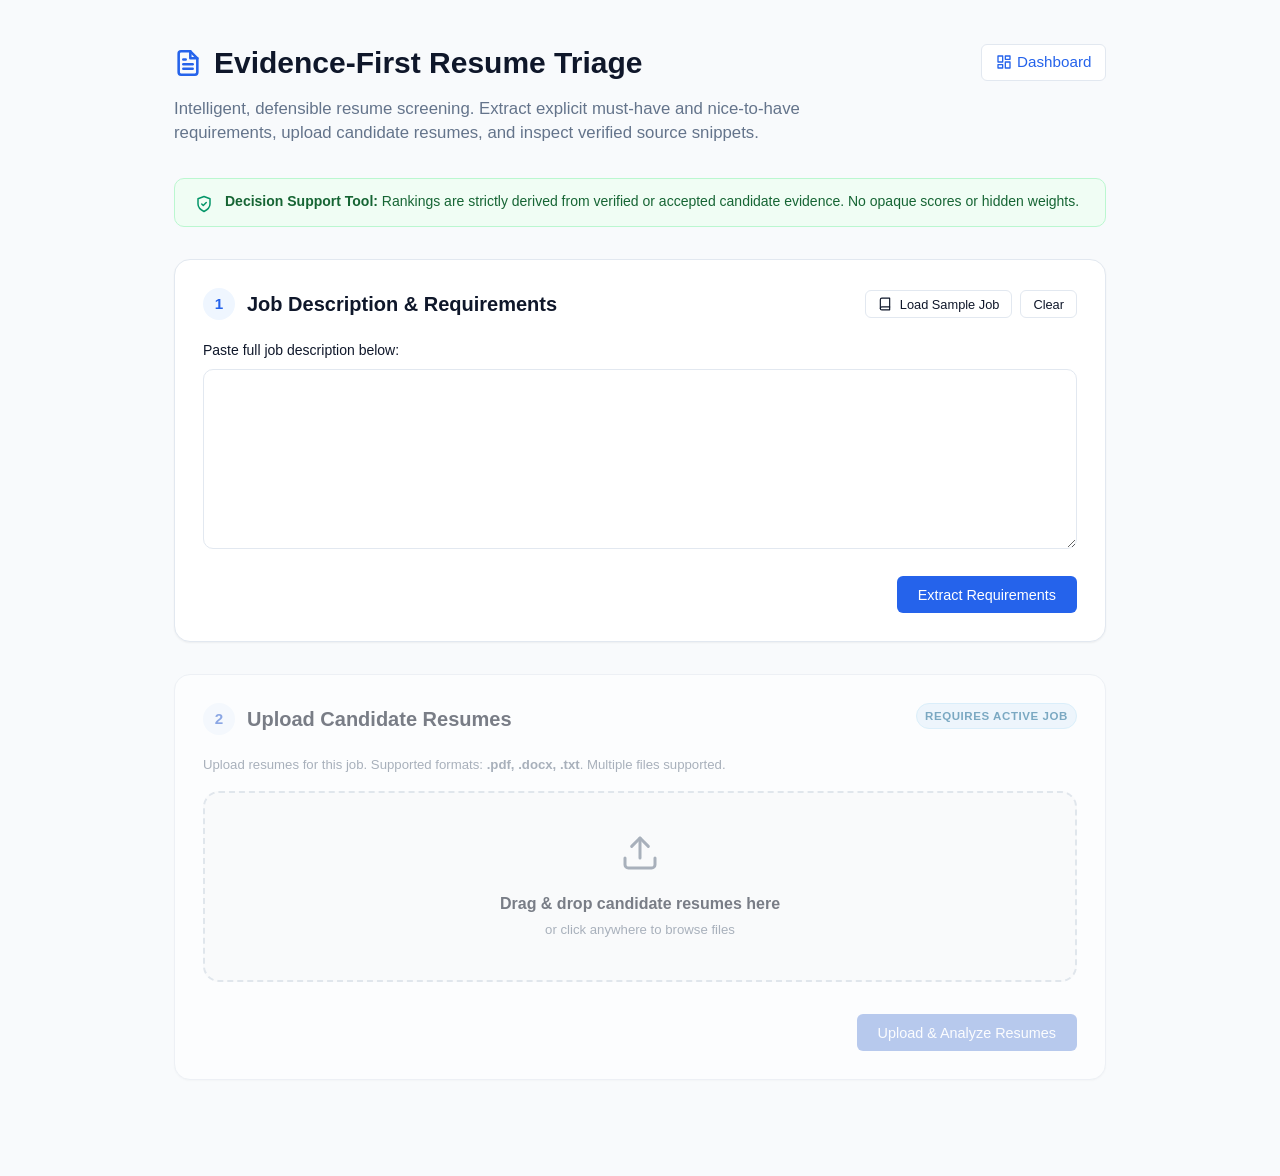
<file: frontend/index.html>
<!DOCTYPE html>
<html lang="en">
<head>
  <meta charset="UTF-8">
  <meta name="viewport" content="width=device-width, initial-scale=1.0">
  <title>Evidence-First Resume Triage</title>
  <link rel="stylesheet" href="styles.css">
</head>
<body>
  <div class="container">
    <!-- Header -->
    <header class="app-header">
      <div class="brand-row">
        <h1 class="brand-title">
          <svg width="28" height="28" viewBox="0 0 24 24" fill="none" stroke="currentColor" stroke-width="2.2" stroke-linecap="round" stroke-linejoin="round">
            <path d="M14 2H6a2 2 0 0 0-2 2v16a2 2 0 0 0 2 2h12a2 2 0 0 0 2-2V8z"></path>
            <polyline points="14 2 14 8 20 8"></polyline>
            <line x1="16" y1="13" x2="8" y2="13"></line>
            <line x1="16" y1="17" x2="8" y2="17"></line>
            <polyline points="10 9 9 9 8 9"></polyline>
          </svg>
          Evidence-First Resume Triage
        </h1>
        <div class="header-links">
          <a id="nav-dashboard-link" href="dashboard.html" title="Jump to Candidate Dashboard">
            <svg width="16" height="16" viewBox="0 0 24 24" fill="none" stroke="currentColor" stroke-width="2" stroke-linecap="round" stroke-linejoin="round">
              <rect x="3" y="3" width="7" height="9"></rect>
              <rect x="14" y="3" width="7" height="5"></rect>
              <rect x="14" y="12" width="7" height="9"></rect>
              <rect x="3" y="16" width="7" height="5"></rect>
            </svg>
            Dashboard
          </a>
        </div>
      </div>
      <p class="brand-subtitle">
        Intelligent, defensible resume screening. Extract explicit must-have and nice-to-have requirements, upload candidate resumes, and inspect verified source snippets.
      </p>
    </header>

    <!-- Transparency & Decision-Support Notice -->
    <div class="notice-banner">
      <svg width="18" height="18" viewBox="0 0 24 24" fill="none" stroke="currentColor" stroke-width="2" stroke-linecap="round" stroke-linejoin="round">
        <path d="M12 22s8-4 8-10V5l-8-3-8 3v7c0 6 8 10 8 10z"></path>
        <path d="m9 12 2 2 4-4"></path>
      </svg>
      <div>
        <p><strong>Decision Support Tool:</strong> Rankings are strictly derived from verified or accepted candidate evidence. No opaque scores or hidden weights.</p>
      </div>
    </div>

    <!-- Step 1: Job Description Input -->
    <section class="step-card" id="step-job">
      <div class="card-header">
        <div class="step-indicator">
          <span class="step-badge" id="step-1-badge">1</span>
          <h2 class="step-title">Job Description &amp; Requirements</h2>
        </div>
        <div class="card-actions">
          <button type="button" class="btn btn-outline btn-sm" id="btn-load-sample">
            <svg width="14" height="14" viewBox="0 0 24 24" fill="none" stroke="currentColor" stroke-width="2" stroke-linecap="round" stroke-linejoin="round">
              <path d="M4 19.5A2.5 2.5 0 0 1 6.5 17H20"></path>
              <path d="M6.5 2H20v20H6.5A2.5 2.5 0 0 1 4 19.5v-15A2.5 2.5 0 0 1 6.5 2z"></path>
            </svg>
            Load Sample Job
          </button>
          <button type="button" class="btn btn-outline btn-sm" id="btn-clear-job">Clear</button>
        </div>
      </div>

      <form id="job-form">
        <div class="form-group">
          <label for="job-description" class="form-label">Paste full job description below:</label>
          <textarea
            id="job-description"
            class="form-textarea"
            required
          ></textarea>
        </div>

        <div id="job-alert" class="alert alert-danger hidden"></div>

        <div class="flex-end">
          <button type="submit" class="btn btn-primary" id="btn-submit-job">
            <span class="btn-text">Extract Requirements</span>
            <span class="spinner hidden" id="job-spinner"></span>
          </button>
        </div>
      </form>

      <!-- Extracted Requirements Container -->
      <div id="requirements-container" class="requirements-summary hidden">
        <div class="job-meta-bar">
          <div>
            <strong>Active Job ID:</strong>
            <span class="job-id-tag" id="display-job-id"></span>
          </div>
          <div class="req-counts">
            <span id="must-count-badge" class="req-badge must">0 Must-Have</span>
            <span id="nice-count-badge" class="req-badge nice">0 Nice-to-Have</span>
          </div>
        </div>

        <div class="req-grid" id="requirements-list">
          <!-- Populated dynamically via upload.js -->
        </div>
      </div>
    </section>

    <!-- Step 2: Resume Upload Form -->
    <section class="step-card disabled" id="step-upload">
      <div class="card-header">
        <div class="step-indicator">
          <span class="step-badge" id="step-2-badge">2</span>
          <h2 class="step-title">Upload Candidate Resumes</h2>
        </div>
        <span class="req-badge nice" id="upload-status-badge">Requires Active Job</span>
      </div>

      <p class="dropzone-desc" style="margin-bottom: 1rem;">
        Upload resumes for this job. Supported formats: <strong>.pdf, .docx, .txt</strong>. Multiple files supported.
      </p>

      <form id="resume-form">
        <div class="dropzone" id="dropzone">
          <input
            type="file"
            id="resume-files"
            class="file-input-hidden"
            accept=".pdf,.docx,.txt"
            multiple
          >
          <div class="dropzone-icon">
            <svg width="40" height="40" viewBox="0 0 24 24" fill="none" stroke="currentColor" stroke-width="1.8" stroke-linecap="round" stroke-linejoin="round">
              <path d="M21 15v4a2 2 0 0 1-2 2H5a2 2 0 0 1-2-2v-4"></path>
              <polyline points="17 8 12 3 7 8"></polyline>
              <line x1="12" y1="3" x2="12" y2="15"></line>
            </svg>
          </div>
          <div class="dropzone-title">Drag &amp; drop candidate resumes here</div>
          <div class="dropzone-desc">or click anywhere to browse files</div>
        </div>

        <!-- Selected files queue -->
        <div id="file-list" class="file-list"></div>

        <div id="upload-alert" class="alert alert-danger hidden"></div>

        <div class="flex-end mt-4">
          <button type="submit" class="btn btn-primary" id="btn-submit-upload" disabled>
            <span class="btn-text">Upload &amp; Analyze Resumes</span>
            <span class="spinner hidden" id="upload-spinner"></span>
          </button>
        </div>
      </form>

      <!-- Upload Success and Link to Dashboard -->
      <div id="upload-success-section" class="success-banner hidden">
        <svg width="44" height="44" viewBox="0 0 24 24" fill="none" stroke="#059669" stroke-width="2" stroke-linecap="round" stroke-linejoin="round" style="margin-bottom: 0.5rem;">
          <circle cx="12" cy="12" r="10"></circle>
          <polyline points="9 12 11 14 15 10"></polyline>
        </svg>
        <h3 id="success-title">Resumes Processed Successfully</h3>
        <p id="success-desc">Extracted structured facts and mapped evidence to job requirements.</p>

        <a id="btn-goto-dashboard" href="dashboard.html" class="btn btn-primary btn-lg">
          Open Evidence Queue &amp; Ranking Dashboard &rarr;
        </a>

        <div class="candidates-preview" id="candidates-preview">
          <h4>Uploaded Candidates (<span id="candidate-count">0</span>)</h4>
          <table class="preview-table">
            <thead>
              <tr>
                <th>Candidate Name</th>
                <th>Email</th>
                <th>Experience</th>
                <th>Skills Extracted</th>
                <th>Score</th>
              </tr>
            </thead>
            <tbody id="candidates-tbody">
              <!-- Populated dynamically via upload.js -->
            </tbody>
          </table>
        </div>
      </div>
    </section>
  </div>

  <script src="upload.js"></script>
</body>
</html>
</file>
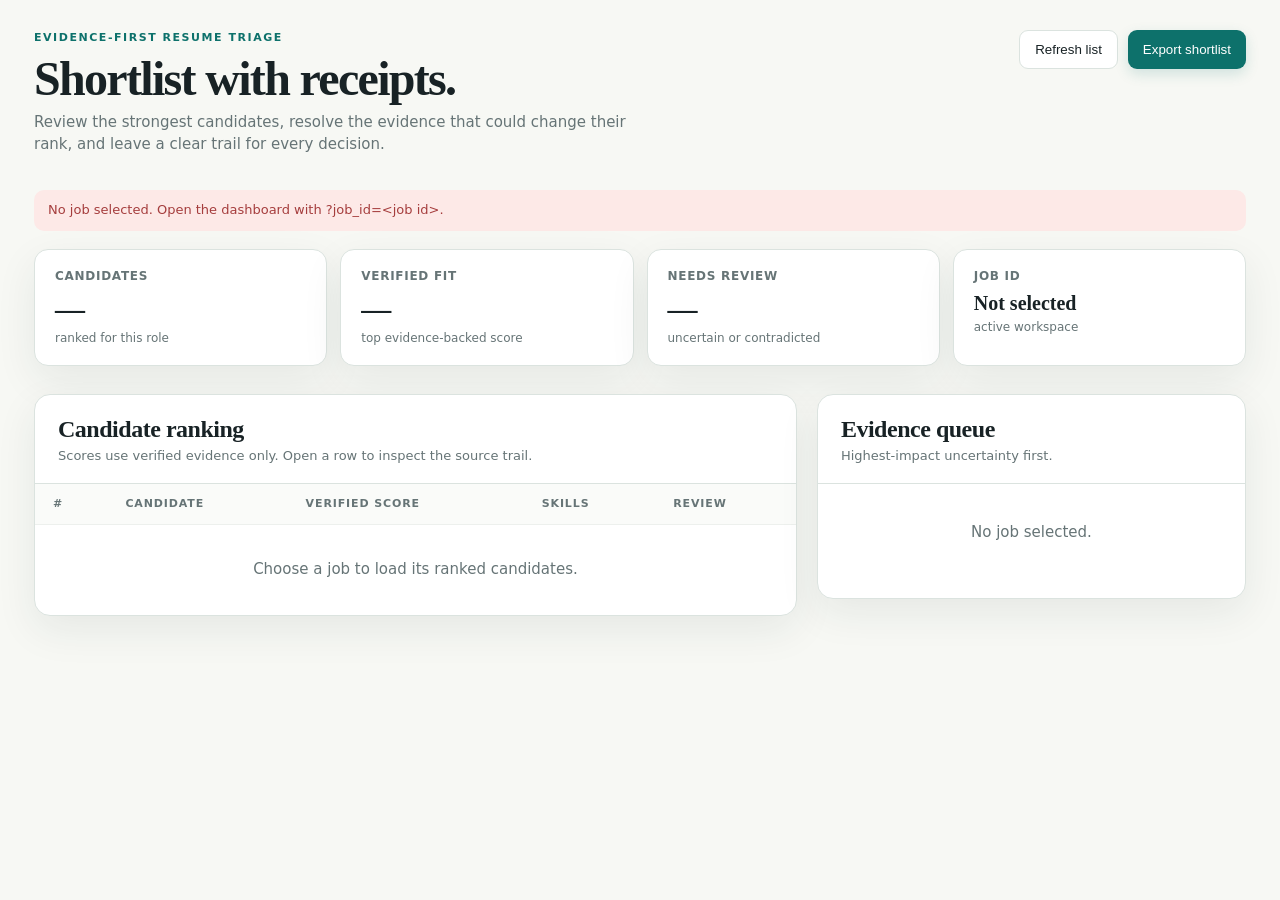
<file: frontend/dashboard.html>
<!doctype html>
<html lang="en">
<head>
  <meta charset="utf-8">
  <meta name="viewport" content="width=device-width, initial-scale=1">
  <title>Evidence desk · Resume triage</title>
  <style>
    :root { --ink:#182225; --muted:#667476; --line:#dbe3df; --paper:#f7f8f4; --card:#fff; --teal:#0d716b; --teal-dark:#07534f; --mint:#e4f3ef; --amber:#a76618; --amber-bg:#fff2dd; --red:#a53d3d; --red-bg:#fde9e7; --green:#29734d; --green-bg:#e5f4e9; --shadow:0 14px 40px rgba(28,55,48,.08); }
    * { box-sizing:border-box; }
    body { margin:0; color:var(--ink); background:var(--paper); font:15px/1.45 Inter, ui-sans-serif, system-ui, -apple-system, BlinkMacSystemFont, "Segoe UI", sans-serif; }
    a { color:inherit; }
    .shell { max-width:1440px; margin:auto; padding:30px 34px 54px; }
    .topbar { display:flex; justify-content:space-between; align-items:flex-start; gap:20px; margin-bottom:34px; }
    .eyebrow { color:var(--teal); font-size:11px; font-weight:800; letter-spacing:.14em; text-transform:uppercase; }
    h1,h2,h3,p { margin-top:0; }
    h1 { margin:8px 0 8px; font:600 clamp(30px,4vw,48px)/1.05 Georgia, serif; letter-spacing:-.035em; }
    .lede { color:var(--muted); max-width:620px; margin:0; }
    .actions { display:flex; gap:10px; flex-wrap:wrap; justify-content:flex-end; }
    button { border:0; border-radius:9px; cursor:pointer; font:700 13px inherit; padding:11px 15px; transition:.18s ease; }
    button:hover { transform:translateY(-1px); filter:brightness(.98); }
    button:disabled { cursor:wait; opacity:.6; transform:none; }
    .primary { background:var(--teal); color:#fff; box-shadow:0 5px 14px #0d716b2a; }
    .secondary { background:#fff; border:1px solid var(--line); color:var(--ink); }
    .overview { display:grid; grid-template-columns:repeat(4,1fr); gap:13px; margin-bottom:28px; }
    .metric { background:var(--card); border:1px solid var(--line); border-radius:14px; padding:18px 20px; box-shadow:var(--shadow); }
    .metric-label { color:var(--muted); font-size:12px; font-weight:700; text-transform:uppercase; letter-spacing:.06em; }
    .metric-value { font:600 30px Georgia,serif; margin-top:7px; }
    .metric-note { color:var(--muted); font-size:12px; margin-top:4px; }
    .layout { display:grid; grid-template-columns:minmax(0,1.6fr) minmax(320px,.9fr); gap:20px; align-items:start; }
    .panel { background:var(--card); border:1px solid var(--line); border-radius:16px; box-shadow:var(--shadow); overflow:hidden; }
    .panel-head { padding:21px 23px 17px; border-bottom:1px solid var(--line); display:flex; justify-content:space-between; gap:16px; align-items:flex-end; }
    h2 { font:600 24px Georgia,serif; letter-spacing:-.02em; margin-bottom:4px; }
    .panel-head p { margin:0; color:var(--muted); font-size:13px; }
    .table-wrap { overflow-x:auto; }
    table { width:100%; border-collapse:collapse; min-width:680px; }
    th { text-align:left; padding:12px 18px; background:#fafbf9; color:var(--muted); font-size:11px; letter-spacing:.08em; text-transform:uppercase; white-space:nowrap; }
    td { border-top:1px solid #edf0ed; padding:16px 18px; vertical-align:top; }
    .candidate { display:flex; gap:11px; align-items:center; min-width:180px; }
    .avatar { align-items:center; background:var(--mint); border-radius:50%; color:var(--teal-dark); display:flex; flex:0 0 36px; font-weight:800; height:36px; justify-content:center; }
    .candidate strong { display:block; }
    .candidate small { color:var(--muted); display:block; max-width:230px; overflow:hidden; text-overflow:ellipsis; white-space:nowrap; }
    .rank { color:var(--muted); font:600 18px Georgia,serif; }
    .score { color:var(--teal-dark); font:700 25px Georgia,serif; white-space:nowrap; }
    .score-label { color:var(--muted); display:block; font-size:11px; }
    .chips { display:flex; flex-wrap:wrap; gap:5px; max-width:320px; }
    .chip,.status { border-radius:999px; display:inline-block; font-size:11px; font-weight:750; padding:4px 8px; white-space:nowrap; }
    .chip { background:#eef2f0; color:#51615f; }
    .status.verified { background:var(--green-bg); color:var(--green); }
    .status.uncertain { background:var(--amber-bg); color:var(--amber); }
    .status.contradicted,.status.missing { background:var(--red-bg); color:var(--red); }
    .row-toggle { background:transparent; color:var(--teal); padding:5px 0; font-size:12px; }
    .detail-row { display:none; background:#fbfcfa; }
    .detail-row.open { display:table-row; }
    .evidence-grid { display:grid; grid-template-columns:repeat(auto-fit,minmax(220px,1fr)); gap:10px; }
    .evidence-card { border:1px solid var(--line); border-radius:10px; padding:12px; }
    .evidence-card p { font-size:13px; margin:8px 0 10px; }
    .confidence { color:var(--muted); font-size:11px; }
    .queue { padding:4px 20px 20px; }
    .queue-item { border-bottom:1px solid #edf0ed; padding:17px 3px; }
    .queue-item:last-child { border-bottom:0; }
    .queue-top { display:flex; justify-content:space-between; gap:8px; align-items:center; }
    .queue-name { font-weight:750; }
    .queue-item p { color:#465452; font-size:13px; margin:10px 0 11px; }
    .queue-meta { align-items:center; display:flex; justify-content:space-between; gap:8px; }
    .queue-meta small { color:var(--muted); }
    .queue-buttons { display:flex; gap:5px; }
    .queue-buttons button { font-size:11px; padding:7px 9px; }
    .empty { color:var(--muted); padding:34px 4px; text-align:center; }
    .notice { border-radius:10px; display:none; font-size:13px; margin-bottom:18px; padding:11px 14px; }
    .notice.show { display:block; }
    .notice.error { background:var(--red-bg); color:var(--red); }
    .notice.success { background:var(--green-bg); color:var(--green); }
    .loading { color:var(--muted); padding:34px; text-align:center; }
    dialog { border:0; border-radius:14px; box-shadow:0 20px 70px #102a2540; max-width:460px; padding:0; width:calc(100% - 32px); }
    dialog::backdrop { background:#14262366; }
    .dialog-body { padding:24px; }
    .dialog-body h3 { font:600 24px Georgia,serif; }
    label { color:var(--muted); display:block; font-size:12px; font-weight:700; margin:16px 0 6px; }
    input { border:1px solid var(--line); border-radius:8px; font:inherit; padding:10px; width:100%; }
    .dialog-actions { display:flex; justify-content:flex-end; gap:8px; margin-top:20px; }
    @media (max-width:900px) { .shell { padding:24px 18px 45px; } .overview { grid-template-columns:repeat(2,1fr); } .layout { grid-template-columns:1fr; } }
    @media (max-width:560px) { .topbar { display:block; } .actions { justify-content:flex-start; margin-top:18px; } .overview { gap:8px; } .metric { padding:14px; } .metric-value { font-size:25px; } }
  </style>
</head>
<body>
  <main class="shell">
    <header class="topbar">
      <div><div class="eyebrow">Evidence-first resume triage</div><h1>Shortlist with receipts.</h1><p class="lede">Review the strongest candidates, resolve the evidence that could change their rank, and leave a clear trail for every decision.</p></div>
      <div class="actions"><button class="secondary" id="refreshBtn">Refresh list</button><button class="primary" id="exportBtn">Export shortlist</button></div>
    </header>
    <div id="notice" class="notice" role="status" aria-live="polite"></div>
    <section class="overview" aria-label="Dashboard summary">
      <article class="metric"><div class="metric-label">Candidates</div><div class="metric-value" id="candidateCount">—</div><div class="metric-note">ranked for this role</div></article>
      <article class="metric"><div class="metric-label">Verified fit</div><div class="metric-value" id="topScore">—</div><div class="metric-note">top evidence-backed score</div></article>
      <article class="metric"><div class="metric-label">Needs review</div><div class="metric-value" id="queueCount">—</div><div class="metric-note">uncertain or contradicted</div></article>
      <article class="metric"><div class="metric-label">Job ID</div><div class="metric-value" id="jobIdLabel" style="font-size:20px;word-break:break-all">—</div><div class="metric-note">active workspace</div></article>
    </section>
    <div class="layout">
      <section class="panel" aria-labelledby="rankingTitle"><div class="panel-head"><div><h2 id="rankingTitle">Candidate ranking</h2><p>Scores use verified evidence only. Open a row to inspect the source trail.</p></div></div><div class="table-wrap"><table><thead><tr><th scope="col">#</th><th scope="col">Candidate</th><th scope="col">Verified score</th><th scope="col">Skills</th><th scope="col">Review</th></tr></thead><tbody id="candidateRows"><tr><td colspan="5" class="loading">Loading candidates…</td></tr></tbody></table></div></section>
      <aside class="panel" aria-labelledby="queueTitle"><div class="panel-head"><div><h2 id="queueTitle">Evidence queue</h2><p>Highest-impact uncertainty first.</p></div></div><div class="queue" id="evidenceQueue"><div class="loading">Loading review items…</div></div></aside>
    </div>
  </main>
  <dialog id="factsDialog"><form method="dialog" class="dialog-body" id="factsForm"><h3>Correct candidate fact</h3><p id="factsCandidate" class="lede"></p><label for="factField">Fact</label><select id="factField" style="width:100%;padding:10px;border:1px solid var(--line);border-radius:8px;font:inherit"><option value="name">Name</option><option value="email">Email</option><option value="experience_years">Years of experience</option></select><label for="factValue">Correct value</label><input id="factValue" required><div class="dialog-actions"><button type="button" class="secondary" id="cancelFacts">Cancel</button><button class="primary" type="submit">Save and recalculate</button></div></form></dialog>
  <script src="dashboard.js"></script>
</body>
</html>
</file>
<file: frontend/styles.css>
/* Evidence-First Resume Triage - Modern Design System */
:root {
  --primary: #2563eb;
  --primary-hover: #1d4ed8;
  --primary-light: #eff6ff;
  --primary-border: #bfdbfe;
  
  --success: #059669;
  --success-light: #ecfdf5;
  --success-border: #a7f3d0;
  
  --warning: #d97706;
  --warning-light: #fffbeb;
  --warning-border: #fde68a;
  
  --danger: #dc2626;
  --danger-light: #fef2f2;
  --danger-border: #fecaca;
  
  --must-bg: #fee2e2;
  --must-text: #991b1b;
  --must-border: #fca5a5;
  
  --nice-bg: #e0f2fe;
  --nice-text: #0369a1;
  --nice-border: #bae6fd;
  
  --bg-app: #f8fafc;
  --bg-card: #ffffff;
  --bg-subtle: #f1f5f9;
  
  --text-main: #0f172a;
  --text-muted: #64748b;
  --text-subtle: #94a3b8;
  
  --border: #e2e8f0;
  --border-focus: #3b82f6;
  
  --shadow-sm: 0 1px 2px 0 rgb(0 0 0 / 0.05);
  --shadow-md: 0 4px 6px -1px rgb(0 0 0 / 0.1), 0 2px 4px -2px rgb(0 0 0 / 0.1);
  --shadow-lg: 0 10px 15px -3px rgb(0 0 0 / 0.1), 0 4px 6px -4px rgb(0 0 0 / 0.1);
  
  --radius-sm: 6px;
  --radius-md: 10px;
  --radius-lg: 16px;
  --radius-full: 9999px;
  
  --font-sans: -apple-system, BlinkMacSystemFont, "Segoe UI", Roboto, Helvetica, Arial, sans-serif;
  --font-mono: ui-monospace, SFMono-Regular, Menlo, Monaco, Consolas, monospace;
}

* {
  box-sizing: border-box;
  margin: 0;
  padding: 0;
}

body {
  font-family: var(--font-sans);
  background-color: var(--bg-app);
  color: var(--text-main);
  line-height: 1.5;
  -webkit-font-smoothing: antialiased;
}

.container {
  max-width: 980px;
  margin: 0 auto;
  padding: 2.5rem 1.5rem 4rem;
}

/* Header & Banner */
.app-header {
  margin-bottom: 2rem;
}

.brand-row {
  display: flex;
  align-items: center;
  justify-content: space-between;
  flex-wrap: wrap;
  gap: 1rem;
  margin-bottom: 0.75rem;
}

.brand-title {
  font-size: 1.875rem;
  font-weight: 700;
  color: var(--text-main);
  display: flex;
  align-items: center;
  gap: 0.75rem;
}

.brand-title svg {
  color: var(--primary);
  flex-shrink: 0;
}

.header-links a {
  color: var(--primary);
  text-decoration: none;
  font-weight: 500;
  font-size: 0.95rem;
  display: inline-flex;
  align-items: center;
  gap: 0.35rem;
  padding: 0.4rem 0.85rem;
  border-radius: var(--radius-sm);
  background: white;
  border: 1px solid var(--border);
  transition: all 0.15s ease;
}

.header-links a:hover {
  background: var(--primary-light);
  border-color: var(--primary-border);
}

.brand-subtitle {
  color: var(--text-muted);
  font-size: 1.05rem;
  max-width: 680px;
  line-height: 1.45;
}

.notice-banner {
  background-color: #f0fdf4;
  border: 1px solid #bbf7d0;
  border-radius: var(--radius-md);
  padding: 0.85rem 1.25rem;
  margin-bottom: 2rem;
  display: flex;
  align-items: flex-start;
  gap: 0.75rem;
}

.notice-banner svg {
  color: var(--success);
  flex-shrink: 0;
  margin-top: 0.15rem;
}

.notice-banner p {
  color: #166534;
  font-size: 0.875rem;
  line-height: 1.4;
}

/* Workflow Step Cards */
.step-card {
  background: var(--bg-card);
  border: 1px solid var(--border);
  border-radius: var(--radius-lg);
  box-shadow: var(--shadow-sm);
  padding: 1.75rem;
  margin-bottom: 2rem;
  transition: box-shadow 0.2s ease, border-color 0.2s ease;
}

.step-card:hover {
  box-shadow: var(--shadow-md);
}

.step-card.disabled {
  opacity: 0.55;
  pointer-events: none;
  filter: grayscale(0.2);
}

.card-header {
  display: flex;
  align-items: center;
  justify-content: space-between;
  margin-bottom: 1.25rem;
  flex-wrap: wrap;
  gap: 0.75rem;
}

.step-indicator {
  display: flex;
  align-items: center;
  gap: 0.75rem;
}

.step-badge {
  display: inline-flex;
  align-items: center;
  justify-content: center;
  width: 2rem;
  height: 2rem;
  border-radius: var(--radius-full);
  background: var(--primary-light);
  color: var(--primary);
  font-weight: 700;
  font-size: 0.95rem;
}

.step-card.completed .step-badge {
  background: var(--success-light);
  color: var(--success);
}

.step-title {
  font-size: 1.25rem;
  font-weight: 600;
  color: var(--text-main);
}

.card-actions {
  display: flex;
  gap: 0.5rem;
}

/* Buttons */
.btn {
  display: inline-flex;
  align-items: center;
  justify-content: center;
  gap: 0.5rem;
  font-size: 0.9rem;
  font-weight: 500;
  padding: 0.6rem 1.25rem;
  border-radius: var(--radius-sm);
  cursor: pointer;
  transition: all 0.15s ease;
  border: 1px solid transparent;
  font-family: inherit;
  text-decoration: none;
}

.btn-primary {
  background-color: var(--primary);
  color: #ffffff;
}

.btn-primary:hover:not(:disabled) {
  background-color: var(--primary-hover);
}

.btn-outline {
  background-color: transparent;
  border-color: var(--border);
  color: var(--text-main);
}

.btn-outline:hover:not(:disabled) {
  background-color: var(--bg-subtle);
  border-color: #cbd5e1;
}

.btn-sm {
  padding: 0.35rem 0.75rem;
  font-size: 0.8rem;
}

.btn-lg {
  padding: 0.75rem 1.75rem;
  font-size: 1rem;
  font-weight: 600;
}

.btn:disabled {
  opacity: 0.6;
  cursor: not-allowed;
}

/* Textareas & Inputs */
.form-group {
  margin-bottom: 1.25rem;
}

.form-label {
  display: block;
  font-size: 0.875rem;
  font-weight: 500;
  color: var(--text-main);
  margin-bottom: 0.5rem;
}

.form-textarea {
  width: 100%;
  min-height: 180px;
  padding: 0.85rem 1rem;
  border: 1px solid var(--border);
  border-radius: var(--radius-md);
  font-family: inherit;
  font-size: 0.95rem;
  line-height: 1.5;
  color: var(--text-main);
  background: white;
  resize: vertical;
  transition: border-color 0.15s ease, box-shadow 0.15s ease;
}

.form-textarea:focus {
  outline: none;
  border-color: var(--border-focus);
  box-shadow: 0 0 0 3px rgba(59, 130, 246, 0.15);
}

/* Extracted Requirements View */
.requirements-summary {
  margin-top: 1.5rem;
  padding-top: 1.5rem;
  border-top: 1px solid var(--border);
}

.job-meta-bar {
  display: flex;
  align-items: center;
  justify-content: space-between;
  flex-wrap: wrap;
  gap: 0.75rem;
  background: var(--bg-subtle);
  padding: 0.6rem 1rem;
  border-radius: var(--radius-sm);
  margin-bottom: 1.25rem;
  font-size: 0.875rem;
}

.job-id-tag {
  font-family: var(--font-mono);
  background: white;
  padding: 0.2rem 0.5rem;
  border-radius: 4px;
  border: 1px solid var(--border);
}

.req-counts {
  display: flex;
  gap: 0.75rem;
}

.req-grid {
  display: grid;
  grid-template-columns: repeat(auto-fill, minmax(280px, 1fr));
  gap: 0.85rem;
}

.req-card {
  border: 1px solid var(--border);
  border-radius: var(--radius-md);
  padding: 0.85rem 1rem;
  background: white;
  display: flex;
  flex-direction: column;
  gap: 0.5rem;
}

.req-card.must {
  border-left: 4px solid var(--must-text);
}

.req-card.nice {
  border-left: 4px solid var(--nice-text);
}

.req-badge {
  align-self: flex-start;
  font-size: 0.72rem;
  font-weight: 700;
  text-transform: uppercase;
  letter-spacing: 0.05em;
  padding: 0.2rem 0.5rem;
  border-radius: var(--radius-full);
}

.req-badge.must {
  background: var(--must-bg);
  color: var(--must-text);
  border: 1px solid var(--must-border);
}

.req-badge.nice {
  background: var(--nice-bg);
  color: var(--nice-text);
  border: 1px solid var(--nice-border);
}

.req-text {
  font-size: 0.875rem;
  color: var(--text-main);
  line-height: 1.4;
}

/* File Drop Zone */
.dropzone {
  border: 2px dashed #cbd5e1;
  border-radius: var(--radius-lg);
  padding: 2.5rem 1.5rem;
  text-align: center;
  background: #fafafa;
  cursor: pointer;
  transition: all 0.2s ease;
  position: relative;
}

.dropzone:hover, .dropzone.dragover {
  border-color: var(--primary);
  background: var(--primary-light);
}

.dropzone-icon {
  color: var(--text-muted);
  margin-bottom: 0.75rem;
}

.dropzone.dragover .dropzone-icon {
  color: var(--primary);
}

.dropzone-title {
  font-size: 1rem;
  font-weight: 600;
  color: var(--text-main);
  margin-bottom: 0.25rem;
}

.dropzone-desc {
  font-size: 0.825rem;
  color: var(--text-muted);
}

.file-input-hidden {
  position: absolute;
  top: 0;
  left: 0;
  width: 100%;
  height: 100%;
  opacity: 0;
  cursor: pointer;
}

/* File List */
.file-list {
  margin-top: 1rem;
  display: flex;
  flex-direction: column;
  gap: 0.5rem;
}

.file-item {
  display: flex;
  align-items: center;
  justify-content: space-between;
  padding: 0.6rem 0.85rem;
  background: var(--bg-subtle);
  border-radius: var(--radius-sm);
  border: 1px solid var(--border);
  font-size: 0.85rem;
}

.file-info {
  display: flex;
  align-items: center;
  gap: 0.6rem;
  overflow: hidden;
}

.file-name {
  font-weight: 500;
  white-space: nowrap;
  overflow: hidden;
  text-overflow: ellipsis;
  max-width: 380px;
}

.file-size {
  color: var(--text-muted);
  font-size: 0.75rem;
}

.file-remove {
  background: none;
  border: none;
  color: var(--danger);
  cursor: pointer;
  padding: 0.2rem;
  border-radius: 4px;
  display: flex;
  align-items: center;
}

.file-remove:hover {
  background: var(--danger-light);
}

/* Feedback Messages */
.alert {
  padding: 0.85rem 1.15rem;
  border-radius: var(--radius-md);
  margin: 1rem 0;
  font-size: 0.875rem;
  display: flex;
  align-items: center;
  gap: 0.65rem;
}

.alert-danger {
  background: var(--danger-light);
  color: var(--danger);
  border: 1px solid var(--danger-border);
}

.alert-success {
  background: var(--success-light);
  color: var(--success);
  border: 1px solid var(--success-border);
}

.alert-info {
  background: var(--primary-light);
  color: var(--primary);
  border: 1px solid var(--primary-border);
}

/* Spinner */
.spinner {
  display: inline-block;
  width: 1rem;
  height: 1rem;
  border: 2px solid currentColor;
  border-right-color: transparent;
  border-radius: 50%;
  animation: spin 0.75s linear infinite;
}

@keyframes spin {
  to {
    transform: rotate(360deg);
  }
}

/* Success Call-to-action */
.success-banner {
  background: linear-gradient(135deg, #eff6ff 0%, #ecfdf5 100%);
  border: 1px solid #bfdbfe;
  border-radius: var(--radius-lg);
  padding: 2rem;
  text-align: center;
  margin-top: 2rem;
}

.success-banner h3 {
  font-size: 1.35rem;
  color: var(--text-main);
  margin-bottom: 0.5rem;
}

.success-banner p {
  color: var(--text-muted);
  margin-bottom: 1.5rem;
  font-size: 0.95rem;
}

/* Candidates Preview Table */
.candidates-preview {
  margin-top: 1.5rem;
  text-align: left;
}

.candidates-preview h4 {
  font-size: 0.95rem;
  font-weight: 600;
  margin-bottom: 0.75rem;
  color: var(--text-main);
}

.preview-table {
  width: 100%;
  border-collapse: collapse;
  font-size: 0.85rem;
  background: white;
  border-radius: var(--radius-sm);
  overflow: hidden;
  border: 1px solid var(--border);
}

.preview-table th, .preview-table td {
  padding: 0.65rem 0.85rem;
  text-align: left;
  border-bottom: 1px solid var(--border);
}

.preview-table th {
  background: var(--bg-subtle);
  font-weight: 600;
  color: var(--text-muted);
}

.preview-table tr:last-child td {
  border-bottom: none;
}

.score-pill {
  display: inline-block;
  padding: 0.15rem 0.55rem;
  border-radius: var(--radius-full);
  font-weight: 600;
  font-size: 0.75rem;
  background: var(--primary-light);
  color: var(--primary);
}

/* Utilities */
.hidden {
  display: none !important;
}

.mt-4 {
  margin-top: 1rem;
}

.flex-end {
  display: flex;
  justify-content: flex-end;
}
</file>
